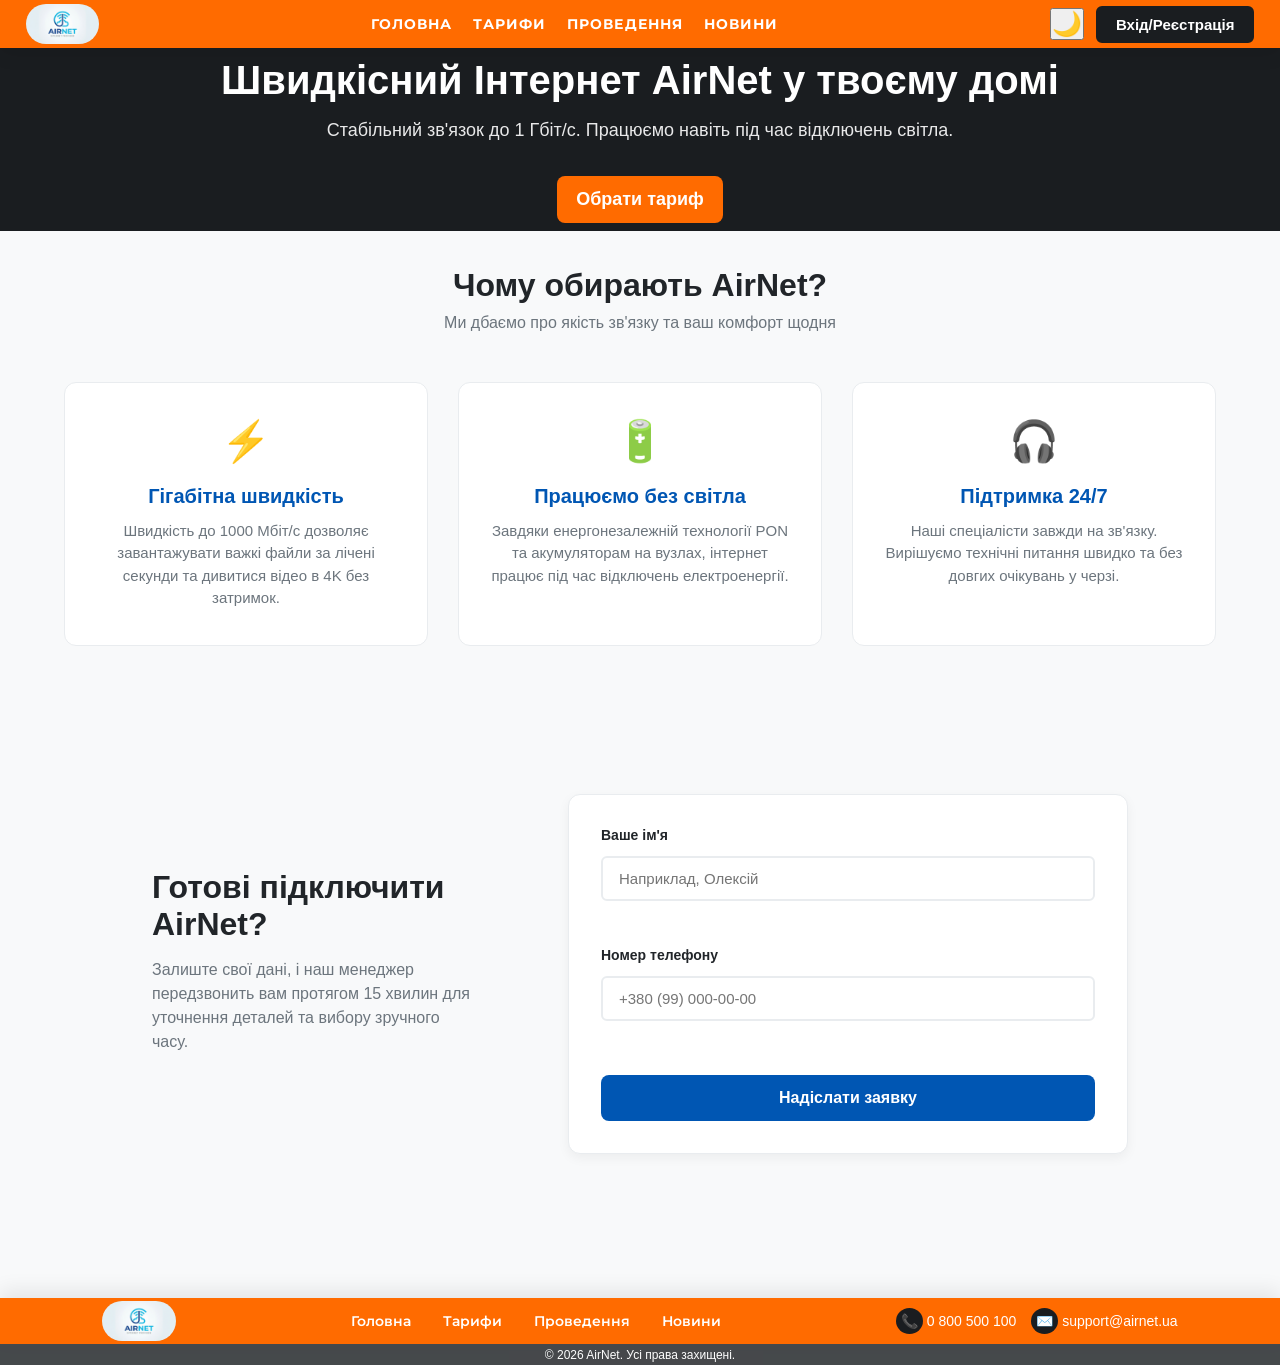
<file: index.html>
<!DOCTYPE html>
<html lang="uk">
<head>
    <meta charset="UTF-8">
    <meta name="viewport" content="width=device-width, initial-scale=1.0">
    <title>Головна — AirNet</title>
    <link rel="icon" type="image/png" href="images/icon.png">
    <link rel="stylesheet" href="css/style.css">
</head>
<body>
    <div id="header-placeholder"></div>

    <main>
        <section class="hero-section">
            <div class="hero-content">
                <h1>Швидкісний Інтернет AirNet у твоєму домі</h1>
                <p>Стабільний зв'язок до 1 Гбіт/с. Працюємо навіть під час відключень світла.</p>
                <a href="tariffs.html" class="btn-primary">Обрати тариф</a>
            </div>
        </section>

        <section class="advantages-section">
            <div class="container">
                <h2>Чому обирають AirNet?</h2>
                <p class="section-subtitle">Ми дбаємо про якість зв'язку та ваш комфорт щодня</p>
                
                <div class="advantages-grid">
                    <div class="advantage-card">
                        <div class="card-icon">⚡</div>
                        <h3>Гігабітна швидкість</h3>
                        <p>Швидкість до 1000 Мбіт/с дозволяє завантажувати важкі файли за лічені секунди та дивитися відео в 4K без затримок.</p>
                    </div>

                    <div class="advantage-card">
                        <div class="card-icon">🔋</div>
                        <h3>Працюємо без світла</h3>
                        <p>Завдяки енергонезалежній технології PON та акумуляторам на вузлах, інтернет працює під час відключень електроенергії.</p>
                    </div>

                    <div class="advantage-card">
                        <div class="card-icon">🎧</div>
                        <h3>Підтримка 24/7</h3>
                        <p>Наші спеціалісти завжди на зв'язку. Вирішуємо технічні питання швидко та без довгих очікувань у черзі.</p>
                    </div>
                </div>
            </div>
        </section>

        <section class="order-section">
            <div class="container">
                <div class="order-wrapper">
                    <div class="order-text">
                        <h2>Готові підключити AirNet?</h2>
                        <p>Залиште свої дані, і наш менеджер передзвонить вам протягом 15 хвилин для уточнення деталей та вибору зручного часу.</p>
                    </div>

                    <form class="order-form appl-form">
                        <div class="form-group">
                            <label for="user-name-appl">Ваше ім'я</label>
                            <input type="text" id="user-name-appl" placeholder="Наприклад, Олексій">
                            <small class="error-msg"></small>
                        </div>

                        <div class="form-group">
                            <label for="user-phone-appl">Номер телефону</label>
                            <input type="tel" id="user-phone-appl" placeholder="+380 (99) 000-00-00">
                            <small class="error-msg"></small>
                        </div>

                        <button type="submit" id="btn-sbm-order-appl" class="btn-submit">Надіслати заявку</button>
                    </form>
                </div>
            </div>
        </section>
    </main>
    
    <div id="footer-placeholder"></div>
    
    <div id="modal-success-appl" class="modal">
        <div class="modal-content">
            <h3>🎉 Заявку прийнято!</h3>
            <p>Ми зателефонуємо вам найближчим часом.</p>
            <button id="modal-close-btn-appl" type="button">Чудово!</button>
        </div>
    </div>

    <script type="module" src="js/main.js"></script>
</body>
</html>
</file>
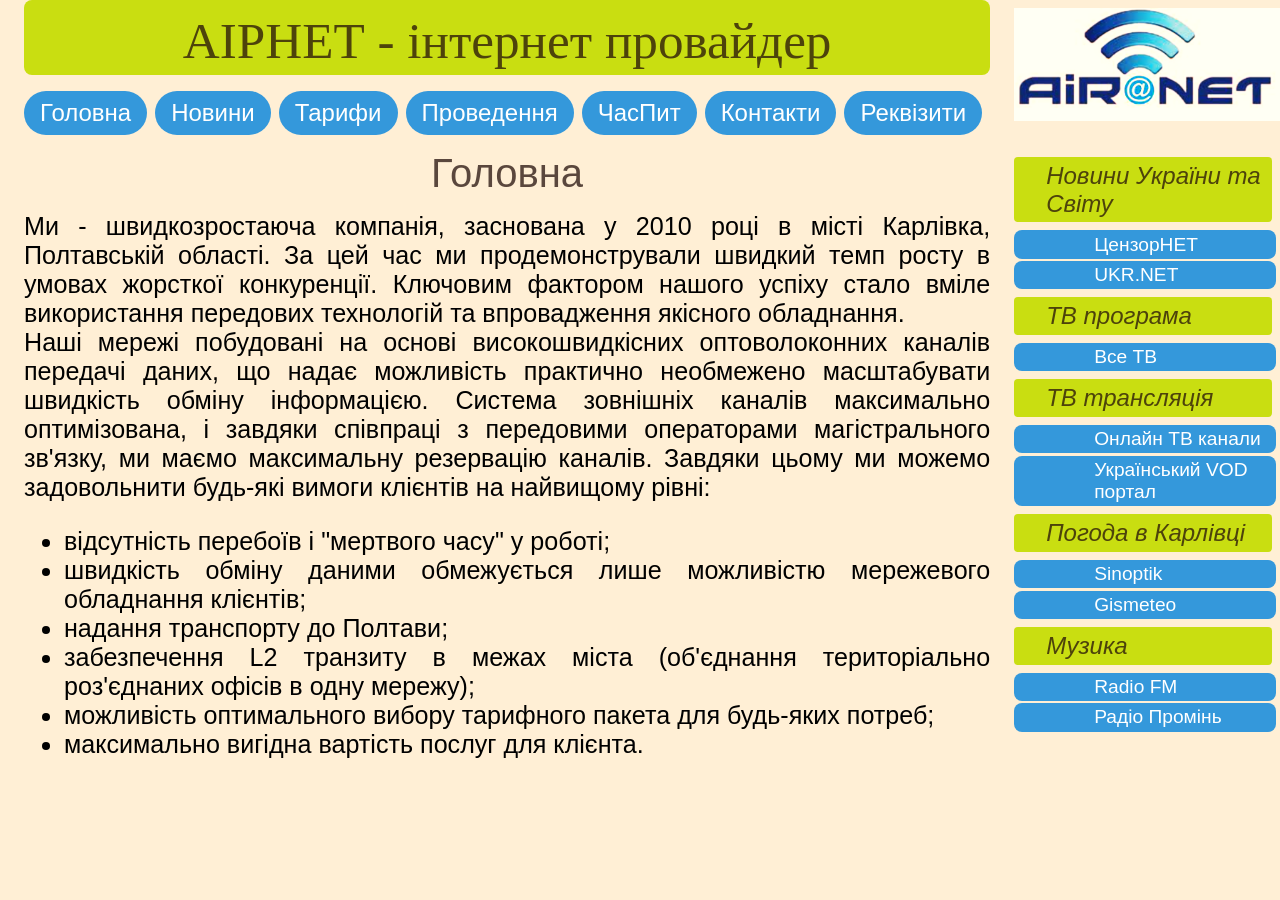
<file: airindex.html>
<!DOCTYPE html>
<html lang="ua">
    <head>
        <meta charset="UTF-8">
        <meta http-equiv="X-UA-Compatible" content="IE=edge">
        <title>Аірнет провайдер</title>
        <link rel="stylesheet" href="airmain.css">
        <link rel="stylesheet" href="links/novyny.css">
        <link rel="stylesheet" href="links/taryfy.css">
        <link rel="stylesheet" href="links/provedeno.css">
        <link rel="stylesheet" href="links/chaspyt.css">
        <link rel="stylesheet" href="links/contacts.css">
        <link rel="stylesheet" href="links/rekvizyty.css">
        <link rel="icon" href="fotomain/icon.png" type="image/x-icon">
        <script>
            function changeContent(section) {
                var sectionText = {
                    'Головна': 'Ми - швидкозростаюча компанія, заснована у 2010 році в місті Карлівка, Полтавській області...',
                    'Новини': 'це новини',
                    'Тарифи': 'це тарифи',
                    'Проведення': 'Проведення',
                    'ЧасПит': 'часті запитання',
                    'Контакти': 'зв"язок',
                    'Реквізити': 'реквізитні дані'
                };
                var klas = {
                    'Головна': 'golovnacontent',
                    'Новини': 'novyny',
                    'Тарифи': 'taryfy',
                    'Проведення': 'provedeno',
                    'ЧасПит': 'chaspyt',
                    'Контакти': 'contacts',
                    'Реквізити': 'rekvisyty'
                };
                var allSections = ['golovnacontent', 'novyny', 'taryfy', 'provedeno', 'chaspyt', 'contacts', 'rekvisyty'];
                for (var i = 0; i < allSections.length; i++) {
                    document.querySelector('.' + allSections[i]).style.display = 'none';
                }
                document.querySelector('.' + klas[section]).style.display = 'block';
            }

            /**details**/
            document.addEventListener('DOMContentLoaded', function() {
                const detailsButtons = document.querySelectorAll('.subheader2');

                detailsButtons.forEach(function(button) {
                    button.addEventListener('click', function() {
                        const details = button.nextElementSibling;
                        if (details.style.display === 'none' || details.style.display === '') {
                            details.style.display = 'block';
                        } else {
                            details.style.display = 'none';
                        }
                    });
                });
            });
        </script>
    </head>
    <body>
        <div class="container">
            <div class="text">
                <div class="mainheader">АІРНЕТ - інтернет провайдер</div>
                <div class="mainbuttons">
                    <button class="linkmargin" onclick="changeContent('Головна')">Головна</button>
                    <button onclick="changeContent('Новини')">Новини</button>
                    <button onclick="changeContent('Тарифи')">Тарифи</button>
                    <button onclick="changeContent('Проведення')">Проведення</button>
                    <button onclick="changeContent('ЧасПит')">ЧасПит</button>
                    <button onclick="changeContent('Контакти')">Контакти</button>
                    <button onclick="changeContent('Реквізити')">Реквізити</button>
                </div>

<!-- Головна -->

                <div class="golovnacontent">
                    <div class="header1">Головна</div>
                    <div class="Golovna">
                        Ми - швидкозростаюча компанія, заснована у 2010 році в місті Карлівка, Полтавській області. 
                        За цей час ми продемонстрували швидкий темп росту в умовах жорсткої конкуренції. Ключовим фактором 
                        нашого успіху стало вміле використання передових технологій та впровадження якісного обладнання.<br> 
                        Наші мережі побудовані на основі високошвидкісних оптоволоконних каналів передачі даних, 
                        що надає можливість практично необмежено масштабувати швидкість обміну інформацією. Система зовнішніх 
                        каналів максимально оптимізована, і завдяки співпраці з передовими операторами магістрального зв'язку, 
                        ми маємо максимальну резервацію каналів.
                        Завдяки цьому ми можемо задовольнити будь-які вимоги клієнтів на найвищому рівні:<ul>
                            <li>відсутність перебоїв і "мертвого часу" у роботі;</li>
                            <li>швидкість обміну даними обмежується лише можливістю мережевого обладнання клієнтів;</li>
                            <li>надання транспорту до Полтави;</li>
                            <li>забезпечення L2 транзиту в межах міста (об'єднання територіально роз'єднаних офісів в одну мережу);</li>
                            <li>можливість оптимального вибору тарифного пакета для будь-яких потреб;</li>
                            <li>максимально вигідна вартість послуг для клієнта.</li>
                        </ul>
                    </div>
                </div>

<!-- новини -->

                <div class="novyny" style="display:none;">
                    <div class="header1">Новини</div>
                    <div class="novyny">
                        <li class="header2">Увага! З 20.02.2021 р. ЗМІНА РАХУНКІВ!
                            <li class="subheader2">Докладніше</li>
                            <div class="details" style="display:none;">
                                УВАГА! ЗМІНА РАХУНКІВ
                                <ul>
                                    <li>З 20.02.2021 відповідно до рішення Наглядової ради ФІЛІЯ "ПОЛТАВСЬКЕ ГРУ" переходить на єдиний МФО ПриватБанку.</li>
                                    
                                    <li>ТОВ "АірНет" 39500, Полтавская обл. м. Карлівка, вул. Полтавський шлях, 44 а
                                    п/р UA543052990000026005001201862 в ПАТ КБ "ПРИВАТБАНК",
                                    ЄДРПОУ 37115208.
                                    тел. +380504057979</li>
                                    
                                    <li>ФОП Кріль Петро Якович 39500, Полтавская обл. м. Карлівка, вул. Полтавський шлях, 44 а
                                    п/р UA663052990000026000021201955 в ПАТ КБ "ПРИВАТБАНК",
                                    ЄДРПОУ/ІНН 1984206316.
                                    тел. +380504057979</li>
                                    
                                    <li>ФОП Кріль Алла Іванівна 39500, Полтавская обл. м. Карлівка, вул. Полтавський шлях, 44 а
                                    п/р UA053052990000026000031202104 в ПАТ КБ "ПРИВАТБАНК",
                                    ЄДРПОУ/ІНН 2876304123.
                                    тел. +380504057979</li>
                                </ul></div>
                        </li>
                        <li class="header2">Акція! Підключення безкоштовне!</li>
                        <li class="subheader2">Докладніше</li>
                        <div class="details" style="display:none;">
                            <ul>    
                                <li>Підключення безкоштовне!</li>
                                <li>Для існуючих абонентів з 25.12.2015 по 15.01.2016 знімаємо обмеження до 100 Мбіт/с</li>
                            </ul></div>
                        <li class="header2">Графік роботи</li>
                        <li class="subheader2">Докладніше</li>
                        <div class="details" style="display:none;">
                            <ul>
                                <li>Понеділок з 8-00 до 17-00</li>
                                <li>Вівторок з 8-00 до 17-00</li>
                                <li>Середа з 8-00 до 17-00</li>
                                <li>Четвер з 8-00 до 17-00</li>
                                <li>П'ятниця з 8-00 до 16-00</li>
                                <li>Обідня перерва з 12-00 до 13-00</li>
                                <li>Субота Вихідний день</li>
                                <li>Неділя Вихідний день</li>
                            </ul>
                        </div>
                        <li class="header2">Регламентні роботи</li>
                        <li class="subheader2">Докладніше</li>
                        <div class="details" style="display:none;">Шановні абоненти у зв'язку з регламентними роботами на магістральному каналі зв'язку 09.07.2013 у проміжку часу з 12.00 до 14.00 будуть короткочасні перебої в роботі Інтернет. Дякую за розуміння.</div>
                        <li class="header2">Відключення електропостачання</li>
                        <li class="subheader2">Докладніше</li>
                        <div class="details" style="display:none;">Шановні абоненти 12.06.2013р. РЕЗ знову попереджає про відключення електроживлення на Леніна 69, Леніна 67, Леніна 73, Леніна 71, Радевича 1</div>
                        <li class="header2">Перебої з електропостачанням.</li>
                        <li class="subheader2">Докладніше</li>
                        <div class="details" style="display:none;">09.06.2013р. приблизно з 14.15 до 18.30 не працювало серверне обладнання, через перебиття електроживлення на тривалий час.
                        </div>
                        <li class="header2">Відключення електропостачання</li>
                        <li class="subheader2">Докладніше</li>
                        <div class="details" style="display:none;">Шановні абоненти 1.06.2013р. з 13-00 до 18-00 РЕСА знову попереджає про відключення електроживлення на вул.60 років Жовтня, Спартака, Леніна, Торговий ряд, ресторан "Берізка", вул.Первомайська, Радевича.</div>
                    </div>
                </div>

<!-- тарифи -->

                <div class="taryfy" style="display:none;">
                    <div class="header1">Тарифи</div>
                    <table>
                        <tr class="rowsheader">
                            <td width="5%">№</td>
                            <td width="23%">Тариф</td>
                            <td width="23%">Швидкість прийому</td>
                            <td width="23%">Швидкість передачі</td>
                            <td width="23%">Об'єм трафіку</td>
                            <td width="20%">Абонплата на місяць, грн</td>
                        </tr>
                        <tr>
                            <td class="tarcont">1</td>
                            <td class="tarcont">YurUnlim 20М</td>
                            <td class="tarcont">до 20 Мбіт/с</td>
                            <td class="tarcont">до 20 Мбіт/с</td>
                            <td class="tarcont">Безлімітний</td>
                            <td class="tarcont">200</td>
                        </tr>
                        <tr>
                            <td class="tarcont">2</td>
                            <td class="tarcont">HomeUnlim 50М</td>
                            <td class="tarcont">до 50 Мбіт/с</td>
                            <td class="tarcont">до 50 Мбіт/с</td>
                            <td class="tarcont">Безлімітний</td>
                            <td class="tarcont">160</td>
                        </tr>
                        <tr>
                            <td class="tarcont">3</td>
                            <td class="tarcont">HomeUnlim 100М</td>
                            <td class="tarcont">до 100 Мбіт/с</td>
                            <td class="tarcont">до 100 Мбіт/с</td>
                            <td class="tarcont">Безлімітний</td>
                            <td class="tarcont">170</td>
                        </tr>
                        <tr>
                            <td class="tarcont">4</td>
                            <td class="tarcont2" colspan="4">Підключення Приватних Підприємців</td>
                            <td class="tarcont">300</td>
                        </tr>
                        <tr>
                            <td class="tarcont">5</td>
                            <td class="tarcont2" colspan="4">Оренда "білої" статичної IP-адреси</td>
                            <td class="tarcont">50</td>
                        </tr>
                        <tr>
                            <td class="tarcont">6</td>
                            <td class="tarcont2" colspan="4">Підключення абонента (приватний сектор)</td>
                            <td class="tarcont">800</td>
                        </tr>
                        <tr>
                            <td class="tarcont">7</td>
                            <td class="tarcont2" colspan="4">Смена тарифного плата на меньшу</td>
                            <td class="tarcont">50</td>
                        </tr>
                        <tr>
                            <td class="tarcont">8</td>
                            <td class="tarcont2" colspan="4">Виклик майстра* (без ремонту ПК та налаштування програмного забезпечення)</td>
                            <td class="tarcont">150</td>
                        </tr>
                    </table>
                </div>

<!-- проведення -->

                <div class="provedeno" style="display:none;">
                    <div class="header1">Проведення</div>
                    <table>
                        <tr class="rowsheaderprov">
                            <td colspan="3">Список будинків підключених до мережі AirNet</td>
                        </tr>
                        <tr>
                            <td width="33%" class="tarcont">вул.Незалежності, 1</td>
                            <td width="33%" class="tarcont">вул. Полтавський шлях, 42/2</td>
                            <td width="33%" class="tarcont">вул. Успенська, 6/5</td>
                        </tr>
                        <tr>
                            <td class="tarcont">вул.Незалежності,3</td>
                            <td class="tarcont">вул. Полтавський шлях, 48 (Берізка)</td>
                            <td class="tarcont">вул. Успенська, 6/8А(сервіс продукт)</td>
                        </tr>
                        <tr>
                            <td class="tarcont">вул.Незалежності, 5В (критий ринок бухгалтерія)</td>
                            <td class="tarcont">вул. Полтавський шлях, 54</td>
                            <td class="tarcont">вул. Симоненка (Райвідділ)</td>
                        </tr>
                        <tr>
                            <td class="tarcont">вул.Незалежності, 6(Карлівська райсанепідстанція)</td>
                            <td class="tarcont">вул. Полтавський шлях, 56</td>
                            <td class="tarcont">вул. Кузнечна, 3</td>
                        </tr>
                        <tr>
                            <td class="tarcont">вул.Незалежності, 7 (маг. ЮСІ)</td>
                            <td class="tarcont">вул. Полтавський шлях, 58</td>
                            <td class="tarcont">вул. Кузнечна, 4</td>
                        </tr>
                        <tr>
                            <td class="tarcont">вул.Незалежності,8</td>
                            <td class="tarcont">вул. Полтавський шлях, 65</td>
                            <td class="tarcont">вул. Кузнечна, 5</td>
                        </tr>
                        <tr>
                            <td class="tarcont">вул.Незалежності,10</td>
                            <td class="tarcont">вул. Полтавський шлях, 67</td>
                            <td class="tarcont">вул. Кузнечна, 8</td>
                        </tr>
                        <tr>
                            <td class="tarcont">вул.Незалежності,12</td>
                            <td class="tarcont">вул. Полтавський шлях, 69</td>
                            <td class="tarcont">вул. Кузнечна, 10</td>
                        </tr>
                        <tr>
                            <td class="tarcont">вул.Незалежності,14</td>
                            <td class="tarcont">вул. Полтавський шлях, 70/2А(Готель Колос)</td>
                            <td class="tarcont">вул. Кузнечна, 12</td>
                        </tr>
                        <tr>
                            <td class="tarcont">вул.Незалежності (авторинок)</td>
                            <td class="tarcont">вул. Полтавський шлях, 71</td>
                            <td class="tarcont">вул. Кузнечна, 14</td>
                        </tr>
                        <tr>
                            <td class="tarcont">вул. Гімназична, 1(5 школа)</td>
                            <td class="tarcont">вул. Полтавський шлях, 73</td>
                            <td class="tarcont">вул. Кузнечна, 16</td>
                        </tr>
                        <tr>
                            <td class="tarcont">вул. Гімназична, 12</td>
                            <td class="tarcont">вул. Полтавський шлях, 93</td>
                            <td class="tarcont">вул. Радевича, 1</td>
                        </tr>
                        <tr>
                            <td class="tarcont">вул. Гімназична, 14</td>
                            <td class="tarcont">вул. Полтавський шлях, 109</td>
                            <td class="tarcont">вул. Радевича, 5/1</td>
                        </tr>
                        <tr>
                            <td class="tarcont">вул. Полтавського полку, 1</td>
                            <td class="tarcont">вул. Полтавський шлях, 163</td>
                            <td class="tarcont">вул. Радевича, 6</td>
                        </tr>
                        <tr>
                            <td class="tarcont">вул. Полтавського полку, 3</td>
                            <td class="tarcont">вул. Полтавський шлях, 165</td>
                            <td class="tarcont">вул. Радевича, 7/2</td>
                        </tr>
                        <tr>
                            <td class="tarcont">вул. Полтавського полку, 5</td>
                            <td class="tarcont">вул. Спартака, 1 (Типографія) </td>
                            <td class="tarcont">вул. Промислова, 10</td>
                        </tr>
                        <tr>
                            <td class="tarcont">вул. Полтавського полку, 9</td>
                            <td class="tarcont">вул. Спартака, 3(Дитсад №5)</td>
                            <td class="tarcont">вул. Привокзальна, 3</td>
                        </tr>
                        <tr>
                            <td class="tarcont">вул. В. Тирновського, 37</td>
                            <td class="tarcont">вул. Спартака, 14</td>
                            <td class="tarcont">вул. Привокзальна, 5</td>
                        </tr>
                        <tr>
                            <td class="tarcont">вул. В. Тирновського, 39</td>
                            <td class="tarcont">вул. Спартака, 16</td>
                            <td class="tarcont">вул. Ніколаєвського, 4</td>
                        </tr>
                        <tr>
                            <td class="tarcont">вул. В. Тирновського, 39/А</td>
                            <td class="tarcont">вул. Спартака, 18</td>
                            <td class="tarcont">вул. Ніколаєвського, 6</td>
                        </tr>
                        <tr>
                            <td class="tarcont">вул. В. Тирновського, 41</td>
                            <td class="tarcont">вул. Спартака, 3</td>
                            <td class="tarcont"></td>
                        </tr>
                        <tr>
                            <td class="tarcont">вул. В. Тирновського, 43</td>
                            <td class="tarcont">вул. Спартака, 12(Технолюкс)</td>
                            <td class="tarcont"></td>
                        </tr>
                        <tr>
                            <td class="tarcont">вул. В. Тирновського, 94/А</td>
                            <td class="tarcont">вул. Гурамішвілі, 11</td>
                            <td class="tarcont"></td>
                        </tr>
                        <tr>
                            <td class="tarcont"></td>
                            <td class="tarcont">вул. Гурамішвілі, 12А</td>
                            <td class="tarcont"></td>
                        </tr>
                        <tr>
                            <td class="tarcont"></td>
                            <td class="tarcont">вул. Гурамішвілі, 14А</td>
                            <td class="tarcont"></td>
                        </tr>
                        <tr>
                            <td class="tarcont"></td>
                            <td class="tarcont">вул. Гурамішвілі, 15</td>
                            <td class="tarcont"></td>
                        </tr>
                        <tr>
                            <td class="tarcont"></td>
                            <td class="tarcont">вул. Гурамішвілі, 16</td>
                            <td class="tarcont"></td>
                        </tr>
                        <tr>
                            <td class="tarcont"></td>
                            <td class="tarcont">вул. Гурамішвілі, 19</td>
                            <td class="tarcont"></td>
                        </tr>
                        <tr>
                            <td class="tarcont"></td>
                            <td class="tarcont">вул. Гурамішвілі, 21</td>
                            <td class="tarcont"></td>
                        </tr>

                    </table>
                </div>

<!-- ЧасПит -->

                <div class="chaspyt" style="display:none;">
                    <div class="header1">Часті запитання</div>

                    <div class="headerchaspyt">Як поповнити рахунок?</div>

                    <div class="subheaderchaspyt">Оплата послуг відбувається передоплатою на наш рахунок (реквізити банку) до 25 числа наступного місяця. Сплатити можна у будь-якому банку. Знижку за комісію платежу можна отримати у ПриватБанку. У призначенні платежу обов'язково слід зазначати № договору.</div>
                    
                    <div class="headerchaspyt">Як перевірити власний баланс?</div>

                    <div class="subheaderchaspyt">Заходимо за посиланням <a href="links/abonlocal.html">abon.local</a> ввести свій логін та пароль, який вказаний у договорі (сторінка 3 у таблиці). Відразу на першій сторінці Ви побачите свій статус та баланс.</div>

                    <div class="headerchaspyt">Як зайти на персональну сторінку?</div>

                    <div class="subheaderchaspyt">Заходимо за посиланням <a href="links/abonlocal.html">abon.local</a> ввести свій логін та пароль, який вказаний у договорі (сторінка 3 у таблиці). На персональній сторінці можна побачити свою IP-адресу, статус, фінансові операції, а також змінити пароль.</div>

                    <div class="headerchaspyt">Що робити, якщо забув поповнити рахунок?</div>

                    <div class="subheaderchaspyt">Заходимо за посиланням <a href="links/abonlocal.html">abon.local</a> вводимо свій логін та пароль який вказаний у договорі (сторінка 3 у таблиці). Відразу на першій станиці Ви побачите клавішу "Працювати в кредит" натискаємо. Після ознайомлення натискаємо клавішу "Правила прочитані. Отримати кредит". Через 15-20 хвилин активується інтернет.</div>

                    <div class="headerchaspyt">Як підключиться до нашого Інтернету?</div>

                    <div class="subheaderchaspyt">Для цього потрібно в робочі дні за телефоном <span class="telnumber">0504057979</span> зробити заявку, після чого протягом 2-3 робочих днів буде здійснено підключення, після підключення підписуємо договір і протягом 5 робочих днів оплачуємо підключення та поточний місяць Інтернету.</div>

                    <div class="headerchaspyt">Як дізнатися карту покриття?</div>

                    <div class="subheaderchaspyt">Всі будинки, в яких є можливість підключитися до нашого Інтернету описані у вкладці Проведення</div>

                    <div class="headerchaspyt">Що таке сервер FTP?</div>

                    <div class="subheaderchaspyt">У мережі для зберігання великих обсягів даних існують FTP-сервера. FTP-сервер є своєрідною бібліотекою файлів. Для перекачування файлів між FTP-серверами та комп'ютером користувача використовується протокол FTP (File Transfer Protocol – протокол передачі файлів).
                    Наш FTP-сервер доступний лише абонентам "АірНет". Абоненту надається можливість закачувати на файловий обмінник згідно з рубрикатором свої файли, а також завантажувати собі на комп'ютер.</div>

                    <div class="headerchaspyt">Як підключиться до FTP?</div>
                    <div class="subheaderchaspyt">Для підключення до FTP серверу абоненту потрібно в тоталкомандері далі ТС або аналогічному менеджеру створити підключення. У прикладі будемо розглядати ТЗ. Завантажуємо ТС заходимо в меню "FPT",<br><img width="100%" src="fotomain/chaspyt.png"><br> далі "З'єднатися з FTP-сервером". У панелі керування з'єднань створюємо нове з'єднання, тиснемо клавішу "Додати" і прописуємо параметри як на картинці тиснемо "Ок".<br><img src="fotomain/chaspyt1.png" style="height:60%;"><br>
                    Ми створили нове FTP з'єднання, вибираємо створене з'єднання та тиснемо клавішу "З'єднатися". Ви зайшли на файловий обмінник (FTP). На одній із панелей відображається папки файлового обмінника на другий Ваш поточний диск.</div>
                    <div class="headerchaspyt">9. Як завантажити свої файли на FTP?</div>
                    <div class="subheaderchaspyt">Файли абонентів локальної мережі можуть завантажувати тільки в папку incoming. Підключаємося за допомогою ТС-тоталкомандера. Як підключитися трохи вище. Відкриваємо каталог на клавішу F5 і копіюємо файли у відповідний розділ.</div>
                </div>

<!-- Контакти -->

                <div class="contacts" style="display:none;">
                    <div class="header1">Зворотній зв'язок</div>
                    <div class="subheadercont">Ви можете лишити повідомлення, заповнивши форму нижче:</div>
                    <div class="inputfields">
                        <label for="field1">Ваше ім'я:</label>
                        <input type="text" id="field1" name="field1">
                    </div>
                
                    <div class="inputfields">
                        <label for="field2">Ваш email:</label>
                        <input type="text" id="field2" name="field2">
                    </div>
                
                    <div class="inputfields">
                        <label for="field3">Заголовок:</label>
                        <input type="text" id="field3" name="field3">
                    </div>
                
                    <div class="inputfields">
                        <label for="field4">Повідомлення:</label>
                        <input type="text" id="field4" name="field4">
                    </div>

                    <input type="submit" name="op" id="edit-submit" value="Відправити" class="form-submit art-button">
                </div>

<!-- Реквізити -->

                <div class="rekvisyty" style="display:none;">
                    <div class="header1">Реквізити</div>
                    <ul>
                        <li class="headerrekv">З 20.02.2021 відповідно до рішення Наглядової ради ФІЛІЯ "ПОЛТАВСЬКЕ ГРУ" переходить на єдиний МФО ПриватБанку.</li><br>
                                    
                        <li class="subheaderrekv">ТОВ "АірНет" 39500, Полтавська обл. м. Карлівка, вул. Полтавський шлях, 44 а
                        п/р UA543052990000026005001201862 в ПАТ КБ "ПРИВАТБАНК", ЄДРПОУ 37115208., тел. <span class="telnumber">+380504057979</span></li><br>
                                    
                        <li class="subheaderrekv">ФОП Кріль Петро Якович 39500, Полтавська обл. м. Карлівка, вул. Полтавський шлях, 44 ап/р UA663052990000026000021201955 в ПАТ КБ "ПРИВАТБАНК", ЄДРПОУ/ІНН 1984206316., тел. <span class="telnumber">+380504057979</span></li><br>

                        <li class="subheaderrekv">ФОП Кріль Алла Іванівна 39500, Полтавська обл. м. Карлівка, вул. Полтавський шлях, 44 ап/р UA053052990000026000031202104 в ПАТ КБ "ПРИВАТБАНК", ЄДРПОУ/ІНН 2876304123., тел. <span class="telnumber">+380504057979</span></li>
                    </ul>
                </div>
            </div>
            <div class="image">
                <img src="fotomain/main3.png" class="fotomargin">
                <ul class="usefullinks">
                    <li class="headlink">Новини України та Світу</li>
                    <li class="links"><a href="https://censor.net/">ЦензорНЕТ</a></li>
                    <li class="links"><a href="https://www.ukr.net/">UKR.NET</a></li>
                    <li class="headlink">ТВ програма</li>
                    <li class="links"><a href="http://www.vsetv.com/schedule.html">Все ТВ</a></li>
                    <li class="headlink">ТВ трансляція</li>
                    <li class="links"><a href="https://ip.ontivi.net/">Онлайн ТВ канали</a></li>
                    <li class="links"><a href="https://1plus1.video/tvguide/1plus1/online">Український VOD портал</a></li>
                    <li class="headlink">Погода в Карлівці</li>
                    <li class="links"><a href="https://ua.sinoptik.ua/%D0%BF%D0%BE%D0%B3%D0%BE%D0%B4%D0%B0-%D0%BA%D0%B0%D1%80%D0%BB%D1%96%D0%B2%D0%BA%D0%B0-303010538/10-%D0%B4%D0%BD%D1%96%D0%B2">Sinoptik</a></li>
                    <li class="links"><a href="https://meteofor.com.ua/ru/weather-karlivka-12195/">Gismeteo</a></li>
                    <li class="headlink">Музика</li>
                    <li class="links"><a href="https://play.tavr.media/hitfm/">Radio FM</a></li>
                    <li class="links"><a href="https://promin.fm/">Радіо Промінь</a></li>
                </ul>
            </div>
        </div>
    </body>
</html>
</file>
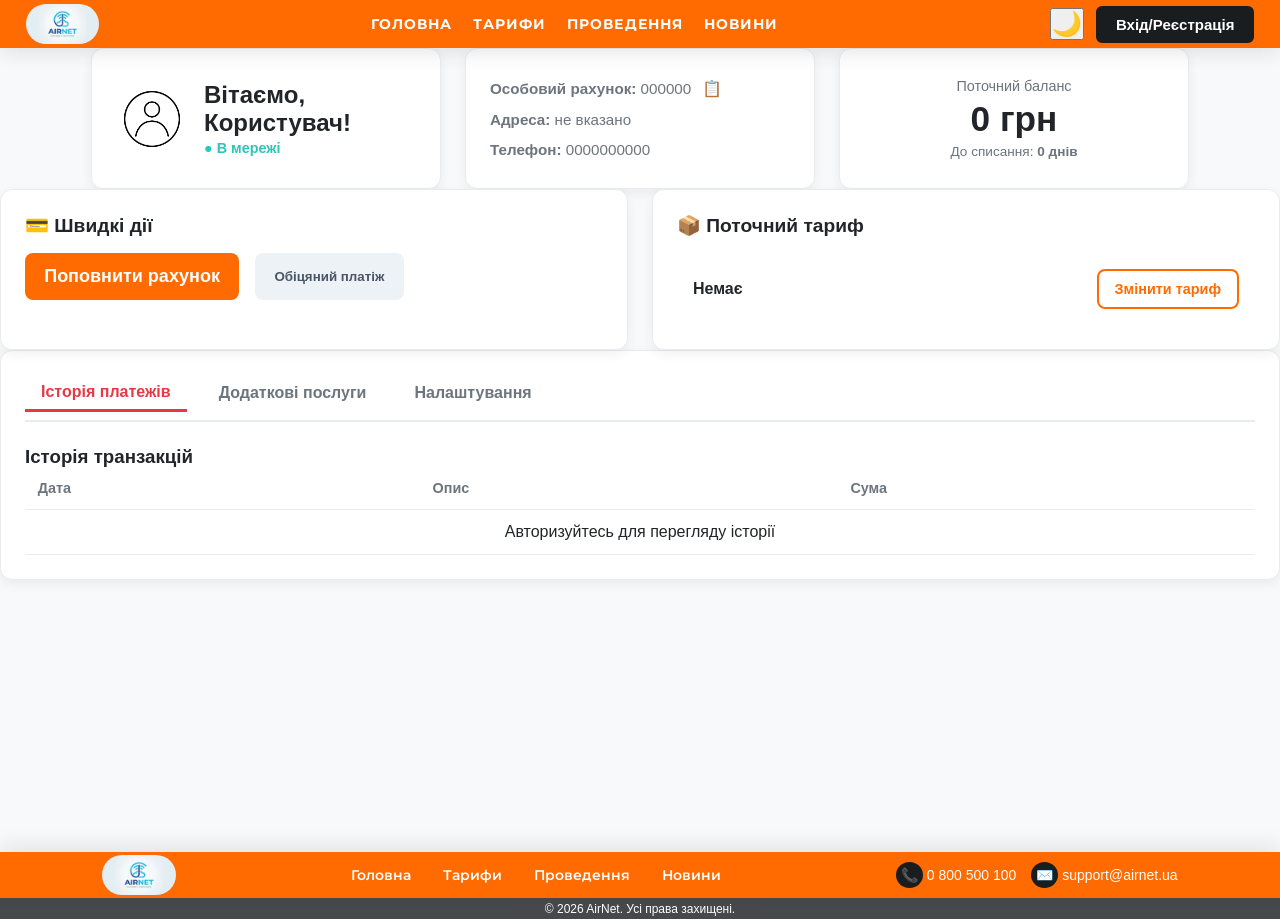
<file: cabinet.html>
<!DOCTYPE html>
<html lang="uk">
<head>
    <meta charset="UTF-8">
    <meta name="viewport" content="width=device-width, initial-scale=1.0">
    <title>Особистий кабінет — AirNet</title>
    <link rel="icon" type="image/png" href="images/icon.png">
    <link rel="stylesheet" href="css/style.css">
</head>
<body>
    <div id="header-placeholder"></div>

    <main>
        <section class="profile-section">
            <div class="greeting">
                <img src="images/user.png" alt="Аватар користувача" class="user-avatar">
                <div class="name-greet">
                    <h2>Вітаємо, <span id="user-name-display"></span>!</h2>
                    <p class="status-online" id="network-status"></p>
                </div>
            </div>

            <div class="pers-info">
                <p>
                    <strong>Особовий рахунок:</strong> 
                    <span id="account-number"></span> 
                    <button id="copy-account-btn" class="copy-btn" title="Скопіювати рахунок">📋</button>
                    <span class="copy-toast">Скопійовано!</span>
                </p>
                <p><strong>Адреса:</strong> <span id="user-address"></span></p>
                <p><strong>Телефон:</strong> <span id="user-phone"></span></p>
            </div>

            <div class="balance">
                <span class="balance-title">Поточний баланс</span>
                <div class="balance-amount"><span id="user-balance"></span> грн</div>
                <p class="pay-date">До списання: <strong id="days-left"></strong></p>
            </div>
        </section>

        <section class="money-section">
            <div class="payment">
                <h3>💳 Швидкі дії</h3>
                <div class="pay-actions">
                    <button type="button" id="btn-top-up" class="btn-primary">Поповнити рахунок</button>
                    <button type="button" id="btn-promised-pay" class="btn-secondary">Обіцяний платіж</button>
                </div>
            </div>

            <div class="my-tariff">
                <h3>📦 Поточний тариф</h3>
                <div class="tariff-info-card">
                    <h4><span id="tar-title"></span></h4>
                    <p class="tar-price"></p>
                    <a href="tariffs.html" id="btn-change-tariff">Змінити тариф</a>
                </div>
            </div>
        </section>

        <section class="tabs-section">
            <div class="tab-buttons">
                <button class="tab-btn active" data-tab="tab-transactions">Історія платежів</button>
                <button class="tab-btn" data-tab="tab-services">Додаткові послуги</button>
                <button class="tab-btn" data-tab="tab-settings">Налаштування</button>
            </div>

            <div class="tabs-content">
                <div id="tab-transactions" class="tab-pane active">
                    <h3>Історія транзакцій</h3>
                    <table class="history-table">
                        <thead>
                            <tr>
                                <th>Дата</th>
                                <th>Опис</th>
                                <th>Сума</th>
                            </tr>
                        </thead>
                        <tbody id="history-list"></tbody>
                    </table>
                </div>

                <div id="tab-services" class="tab-pane">
                    <h3>Додаткові опції</h3>
                    <div class="service-item">
                        <div>
                            <h4>Статична IP-адреса</h4>
                            <p>+50 грн/міс</p>
                        </div>
                        <label class="switch">
                            <input type="checkbox" id="toggle-ip">
                            <span class="slider"></span>
                        </label>
                    </div>
                    <div class="service-item">
                        <div>
                            <h4>Пауза послуги (Відпустка)</h4>
                            <p>Призупинити списання</p>
                        </div>
                        <label class="switch">
                            <input type="checkbox" id="toggle-pause">
                            <span class="slider"></span>
                        </label>
                    </div>
                </div>

                <div id="tab-settings" class="tab-pane">
                    <h3>Налаштування профілю</h3>
                    <form id="settings-form">
                        <div class="form-group">
                            <label for="settings-email">Email для сповіщень:</label>
                            <input type="email" id="settings-email" placeholder="example@mail.com">
                        </div>
                        <div class="form-group">
                            <label for="settings-pass">Новий пароль:</label>
                            <input type="password" id="settings-pass" placeholder="••••••••">
                        </div>
                        <button type="submit" class="btn-submit">Зберегти зміни</button>
                    </form>
                </div>
            </div>
        </section>
    </main>
    
    <div id="footer-placeholder"></div>

    <script type="module" src="js/main.js"></script>
</body>
</html>
</file>
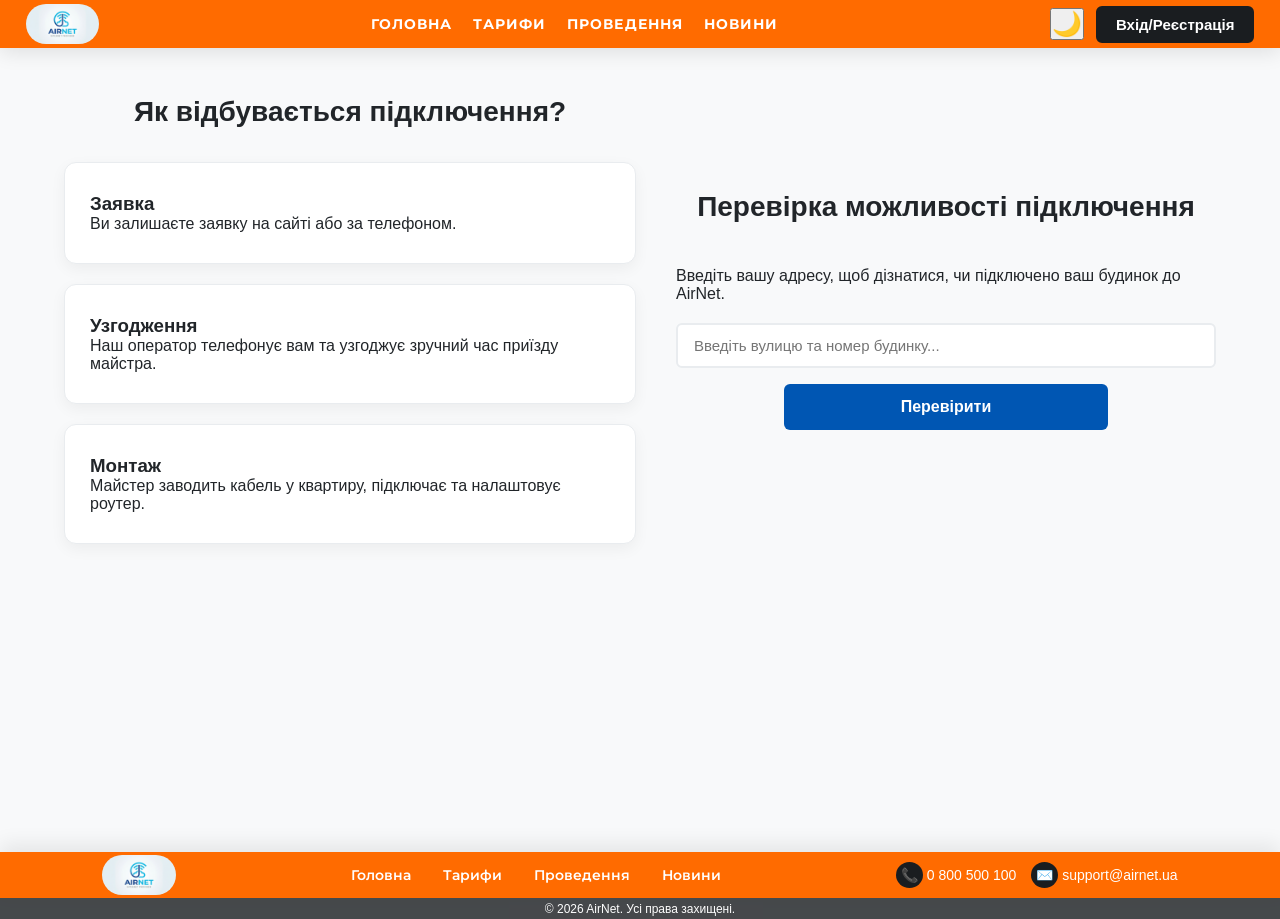
<file: installation.html>
<!DOCTYPE html>
<html lang="uk">
<head>
    <meta charset="UTF-8">
    <meta name="viewport" content="width=device-width, initial-scale=1.0">
    <title>Проведення — AirNet</title>
    <link rel="icon" type="image/png" href="images/icon.png">
    <link rel="stylesheet" href="css/style.css">
</head>
<body>
    <div id="header-placeholder"></div>

    <main>
        <div class="installation-sections">
            <section class="installation-steps">
                <h2>Як відбувається підключення?</h2>
                <ol class="steps-list">
                    <li>
                        <h3>Заявка</h3>
                        <p>Ви залишаєте заявку на сайті або за телефоном.</p>
                    </li>
                    <li>
                        <h3>Узгодження</h3>
                        <p>Наш оператор телефонує вам та узгоджує зручний час приїзду майстра.</p>
                    </li>
                    <li>
                        <h3>Монтаж</h3>
                        <p>Майстер заводить кабель у квартиру, підключає та налаштовує роутер.</p>
                    </li>
                </ol>
            </section>

            <section class="coverage-check">
                <h2>Перевірка можливості підключення</h2>
                <p>Введіть вашу адресу, щоб дізнатися, чи підключено ваш будинок до AirNet.</p>

                <form class="search-address-form">
                    <input type="text" placeholder="Введіть вулицю та номер будинку..." required>
                    <button type="submit">Перевірити</button>
                </form>
            </section>
        </div>
    </main>

    <div id="footer-placeholder"></div>

    <script type="module" src="js/main.js"></script>
</body>
</html>
</file>
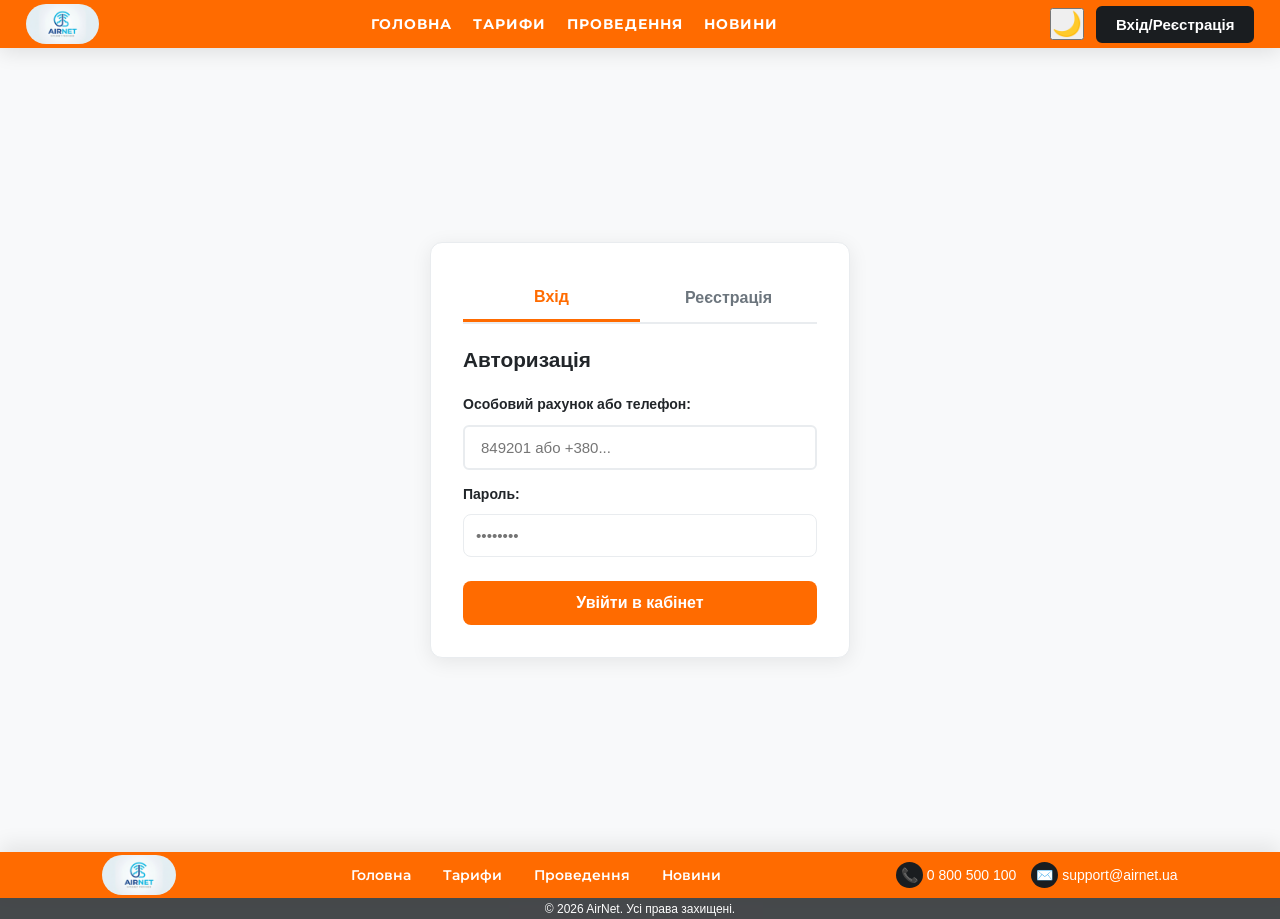
<file: login.html>
<!DOCTYPE html>
<html lang="uk">
<head>
    <meta charset="UTF-8">
    <meta name="viewport" content="width=device-width, initial-scale=1.0">
    <title>Вхід та Реєстрація — AirNet</title>
    <link rel="icon" type="image/png" href="images/icon.png">
    <link rel="stylesheet" href="css/style.css">
</head>
<body>
    <div id="header-placeholder"></div>

    <main class="auth-main">
        <div class="auth-card">
            <div class="auth-tabs">
                <button type="button" class="auth-tab-btn active" data-auth-tab="tab-login">Вхід</button>
                <button type="button" class="auth-tab-btn" data-auth-tab="tab-register">Реєстрація</button>
            </div>

            <form id="tab-login" class="auth-form active">
                <h2>Авторизація</h2>
                <div class="form-group">
                    <label for="login-account">Особовий рахунок або телефон:</label>
                    <input type="text" id="login-account" placeholder="849201 або +380..." required>
                </div>

                <div class="form-group">
                    <label for="login-password">Пароль:</label>
                    <input type="password" id="login-password" placeholder="••••••••" required>
                </div>

                <button type="submit" class="btn-primary auth-submit-btn">Увійти в кабінет</button>
            </form>

            <form id="tab-register" class="auth-form">
                <h2>Створення акаунта</h2>
                <div class="form-group">
                    <label for="reg-name">Ім'я:</label>
                    <input type="text" id="reg-name" placeholder="Олексій" required>
                </div>

                <div class="form-group">
                    <label for="reg-surname">Прізвище:</label>
                    <input type="text" id="reg-surname" placeholder="Шевченко" required>
                </div>

                <div class="form-group">
                    <label for="reg-phone">Номер телефону:</label>
                    <input type="tel" id="reg-phone" placeholder="+380 99 999 9999" required>
                </div>

                <div class="form-group">
                    <label for="reg-email">Електронна пошта:</label>
                    <input type="email" id="reg-email" placeholder="example@mail.com" required>
                </div>

                <div class="form-group">
                    <label for="reg-password">Придумайте пароль:</label>
                    <input type="password" id="reg-password" placeholder="••••••••" required>
                </div>

                <button type="submit" class="btn-primary auth-submit-btn">Зареєструватися</button>
            </form>
        </div>
    </main>

    <div id="footer-placeholder"></div>

    <div id="modal-success-login" class="modal">
        <div class="modal-content">
            <h3 id="modal-title"></h3>
            <p id="modal-info"></p>
            <button id="modal-close-btn-login" type="button">Чудово!</button>
        </div>
    </div>

    <div id="modal-success-sign-up" class="modal">
        <div class="modal-content">
            <h3>🎉 Реєстрація успішна!</h3>
            <p>Ваш особовий рахунок: <span id="account-number-modal"></span></p>
            <button id="modal-close-btn-signup" type="button">Чудово!</button>
        </div>
    </div>

    <script type="module" src="js/main.js"></script>
</body>
</html>
</file>
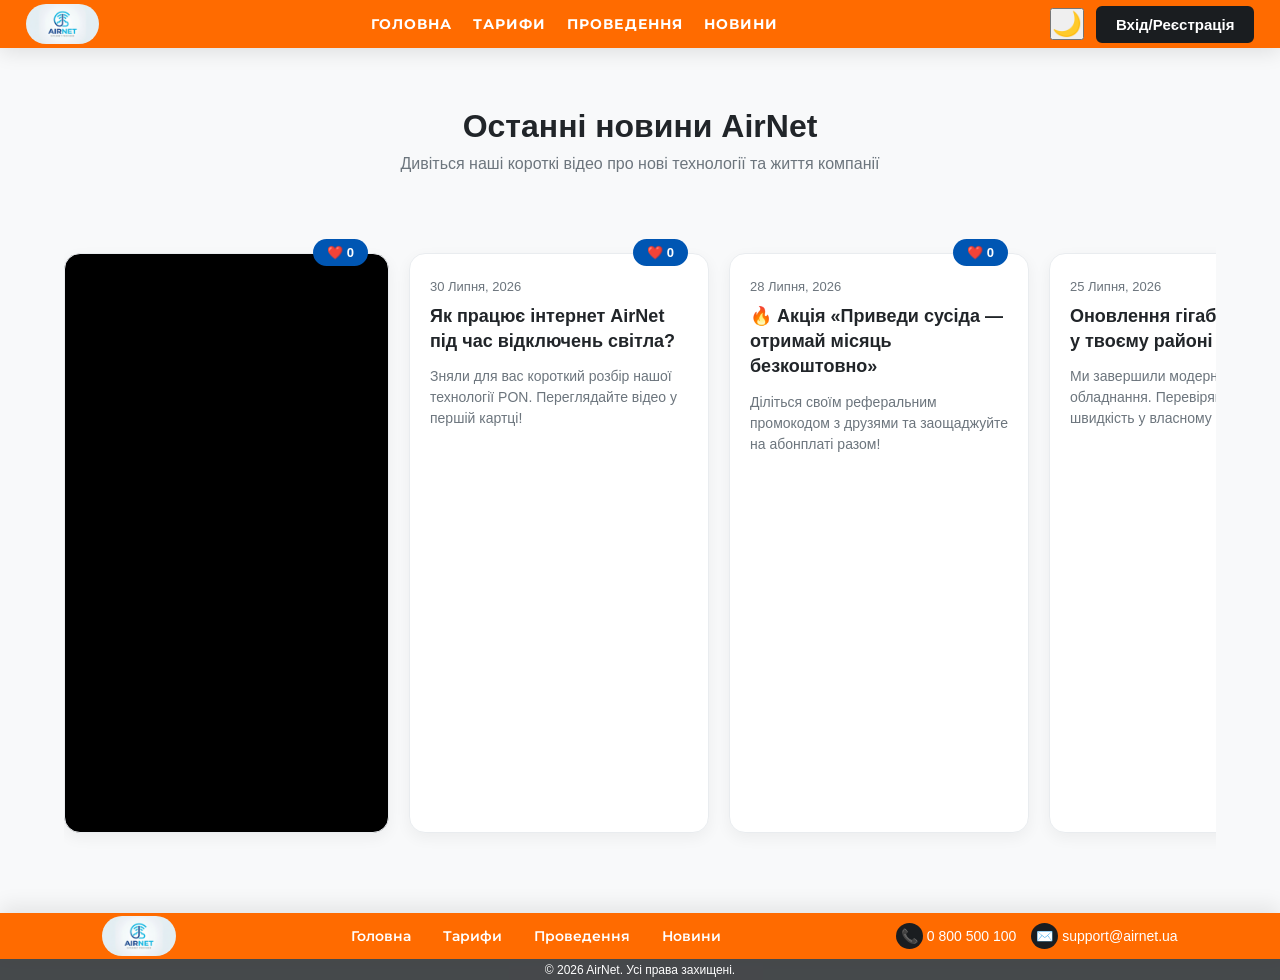
<file: news.html>
<!DOCTYPE html>
<html lang="uk">
<head>
    <meta charset="UTF-8">
    <meta name="viewport" content="width=device-width, initial-scale=1.0">
    <title>Новини — AirNet</title>
    <link rel="icon" type="image/png" href="images/icon.png">
    <link rel="stylesheet" href="css/style.css">
</head>
<body>
    <div id="header-placeholder"></div>

    <main>
        <section class="news-section">
            <div class="news-header">
                <h2>Останні новини AirNet</h2>
                <p class="section-subtitle">Дивіться наші короткі відео про нові технології та життя компанії</p>
            </div>

            <div class="news-scroll-container"></div>
        </section>
    </main>

    <div id="footer-placeholder"></div>

    <script type="module" src="js/main.js"></script>
</body>
</html>
</file>
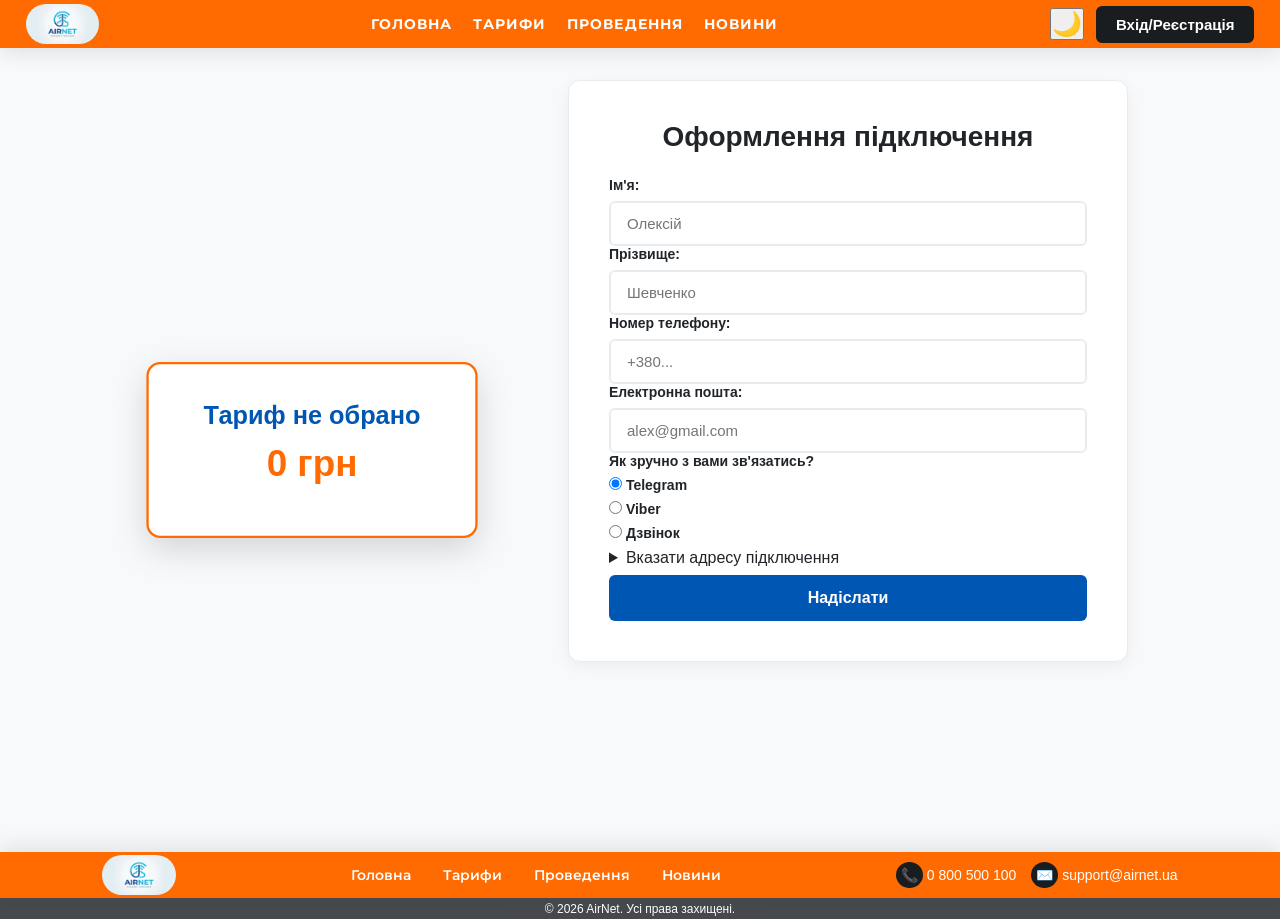
<file: order.html>
<!DOCTYPE html>
<html lang="uk">
<head>
    <meta charset="UTF-8">
    <meta name="viewport" content="width=device-width, initial-scale=1.0">
    <title>Замовлення — AirNet</title>
    <link rel="icon" type="image/png" href="images/icon.png">
    <link rel="stylesheet" href="css/style.css">
</head>
<body>
    <div id="header-placeholder"></div>

    <main>
        <div class="order-wrapper">
            <div class="order-sidebar">
                <div id="selected-tariff-card" class="tariff-card featured"></div>
            </div>

            <div class="order-form-container">
                <h2>Оформлення підключення</h2>
                <form id="orderForm" class="ordering-form">
                    <div class="form-group">
                        <label for="userName">Ім'я:</label>
                        <input type="text" id="userName" name="firstname" placeholder="Олексій" required>
                        <span class="error-msg"></span>
                    </div>

                    <div class="form-group">
                        <label for="userLastName">Прізвище:</label>
                        <input type="text" id="userLastName" name="lastname" placeholder="Шевченко" required>
                        <span class="error-msg"></span>
                    </div>

                    <div class="form-group">
                        <label for="userPhone">Номер телефону:</label>
                        <input type="tel" id="userPhone" name="phone" placeholder="+380..." required>
                        <span class="error-msg"></span>
                    </div>

                    <div class="form-group">
                        <label for="userEmail">Електронна пошта:</label>
                        <input type="email" id="userEmail" name="email" placeholder="alex@gmail.com" required>
                        <span class="error-msg"></span>
                    </div>

                    <div class="form-group contact-methods">
                        <label>Як зручно з вами зв'язатись?</label>
                        <div class="radio-group">
                            <label><input type="radio" name="contact_method" value="Телеграм" checked> Telegram</label>
                            <label><input type="radio" name="contact_method" value="Вайбер"> Viber</label>
                            <label><input type="radio" name="contact_method" value="Дзвінок"> Дзвінок</label>
                        </div>
                    </div>

                    <div class="address-accordion">
                        <details>
                            <summary>Вказати адресу підключення</summary>
                            
                            <div class="form-group">
                                <label for="region">Область</label>
                                <input type="text" id="region" name="region" placeholder="Львівська">
                            </div>

                            <div class="form-group">
                                <label for="city">Місто</label>
                                <input type="text" id="city" name="city" placeholder="Львів">
                            </div>

                            <div class="form-group">
                                <label for="street">Вулиця та будинок</label>
                                <input type="text" id="street" name="street" placeholder="вул. Хрещатик, 1">
                            </div>
                        </details>
                    </div>

                    <button type="submit" class="btn-submit">Надіслати</button>
                </form>
            </div>
        </div>
    </main>

    <div id="footer-placeholder"></div>

    <div id="modal-success-order" class="modal">
        <div class="modal-content">
            <h3>🎉 Заявку прийнято!</h3>
            <p>Ми зателефонуємо вам найближчим часом.</p>
            <button id="modal-close-btn-order" type="button">Чудово!</button>
        </div>
    </div>

    <script type="module" src="js/main.js"></script>
</body>
</html>
</file>
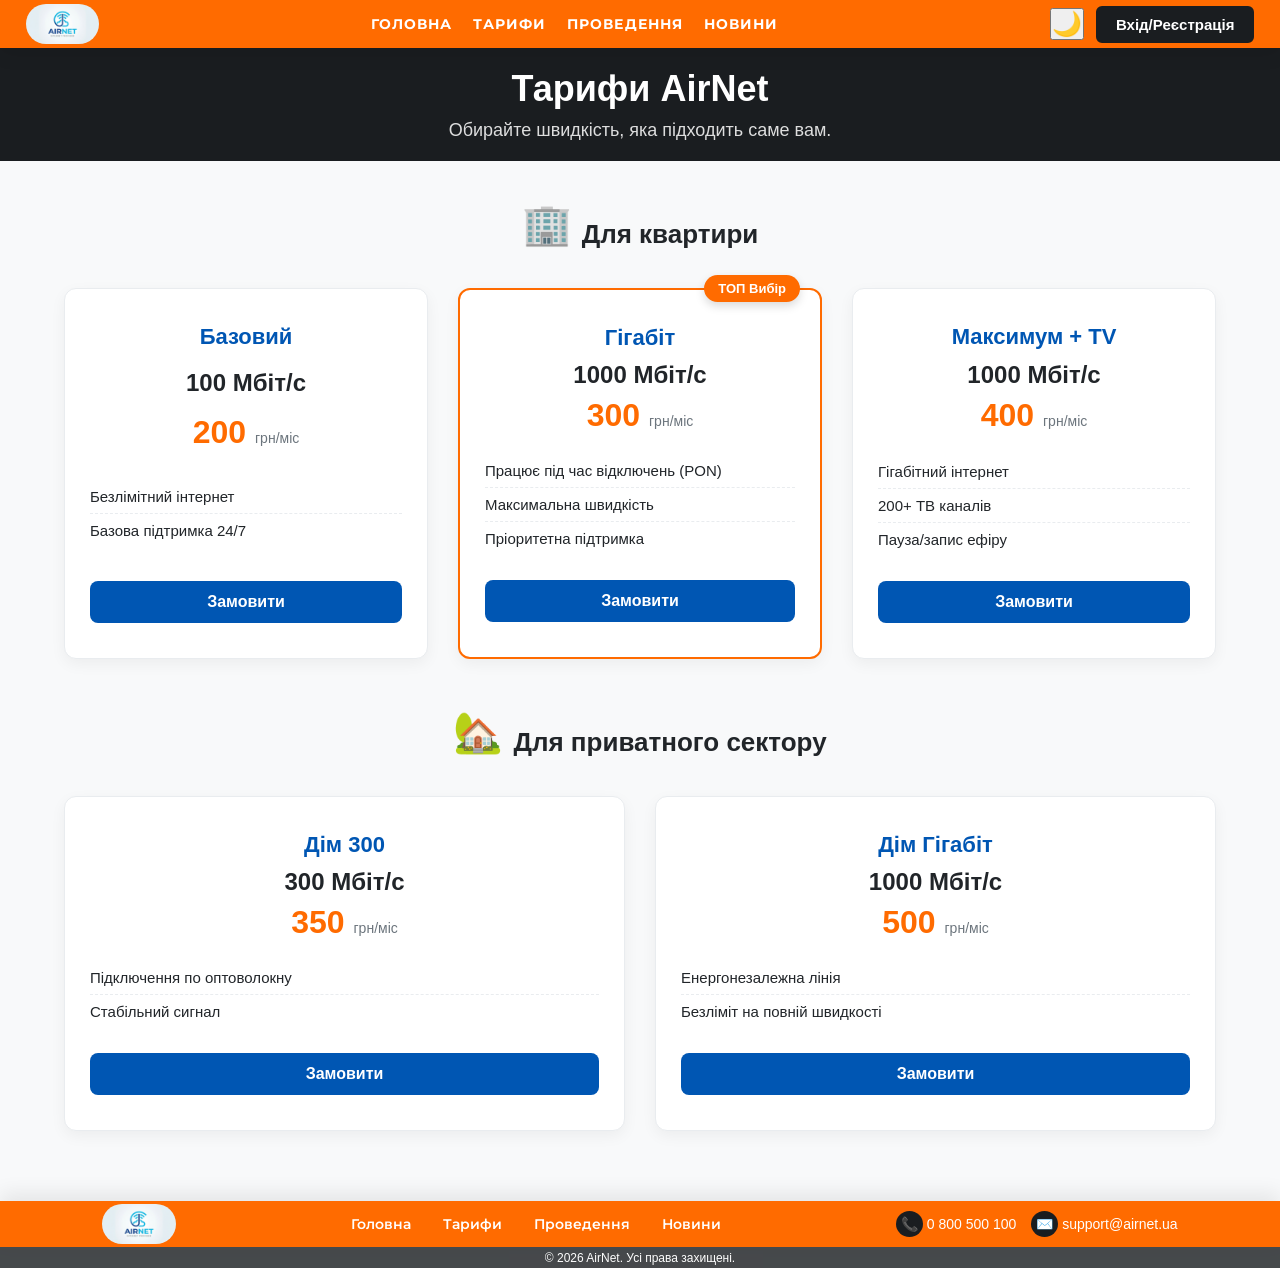
<file: tariffs.html>
<!DOCTYPE html>
<html lang="uk">
<head>
    <meta charset="UTF-8">
    <meta name="viewport" content="width=device-width, initial-scale=1.0">
    <title>Тарифи — AirNet</title>
    <link rel="icon" type="image/png" href="images/icon.png">
    <link rel="stylesheet" href="css/style.css">
</head>
<body>
    <div id="header-placeholder"></div>

    <main>
        <section class="tariffs-section">
            <div class="tariffs-header">
                <h1>Тарифи AirNet</h1>
                <p>Обирайте швидкість, яка підходить саме вам.</p>
            </div>
            
            <h2><span class="card-icon">🏢</span>Для квартири</h2>
            <div class="tariffs-group" id="flatTariffs"></div>

            <h2><span class="card-icon">🏡</span>Для приватного сектору</h2>
            <div class="tariffs-group" id="houseTariffs"></div>
        </section>
    </main>

    <div id="footer-placeholder"></div>

    <script type="module" src="js/main.js"></script>
</body>
</html>
</file>
<file: css/style.css>
@import 'index.css';
@import 'components.css';
@import 'auth.css';
@import 'cabinet.css';
@import 'order.css';
@import 'installation.css';
@import 'news.css';
@import 'tariffs.css';

:root {
    --primary-color: #0056b3;
    --primary-darker: #033870b0;
    --accent-color: #ff6b00;

    --dark-bg: #1a1d20;
    --light-bg: #f8f9fa;
    --card-bg: #ffffff;
    --input-bg: #ffffff;
    --light-dark: #c2b7ae;

    --text-color: #212529;
    --text-muted: #6c757d;
    --border-color: #e9ecef;
    --text-for-dark: white;

    --header-height: 3rem;
    --font-main: 'Inter', sans-serif;
}

[data-theme="dark"] {
    --primary-color: #4f96f6;
    --primary-darker: #1e3a8a;
    --accent-color: #d97706;

    --dark-bg: #161b22;
    --light-bg: #1c2128;
    --card-bg: #434a53;
    --input-bg: #1b2028;
    --light-dark: #2d333b;

    --text-color: #adbac7;
    --text-muted: #768390;
    --border-color: #373e47;
    --text-for-dark: #adbac7;
}

* {
    margin: 0;
    padding: 0;
    box-sizing: border-box;
}

::-webkit-scrollbar {
    width: 0.5rem;
}

::-webkit-scrollbar-track {
    background: transparent;
}

::-webkit-scrollbar-thumb {
    background: var(--primary-darker);
    border-radius: 2px;
}

::-webkit-scrollbar-thumb:hover {
    background: var(--primary-color);
}

html, body {
    height: 100%;
    margin: 0;
    font-size: 100%; 
}

body {
    font-family: var(--font-main);
    background-color: var(--light-bg);
    color: var(--text-color);
    padding-top: var(--header-height); 
    transition: background-color 0.3s ease, color 0.3s ease;
    display: flex;
    flex-direction: column;
    min-height: 100vh;
}

main, 
.auth-main {
    flex: 1 0 auto;
    display: flow-root;
}

#footer-placeholder, 
.main-footer {
    flex-shrink: 0;
}

.modal {
    display: none;
    position: fixed;
    top: 0;
    left: 0;
    width: 100%;
    height: 100%;
    background-color: var(--dark-bg);
    backdrop-filter: blur(0.25rem);
    justify-content: center;
    align-items: center;
    z-index: 10000;
    opacity: 0;
    transition: opacity 0.3s ease;
}

.modal.active {
    display: flex !important;
    opacity: 1;
}

.modal-content {
    background: var(--card-bg);
    padding: 2.5rem 1.875rem;
    border-radius: 1rem;
    text-align: center;
    max-width: 26.25rem;
    width: 90%;
    box-shadow: 0 1.25rem 1.5625rem -0.3125rem var(--dark-bg);
    transform: translateY(-1.25rem);
    transition: transform 0.3s ease, background-color 0.3s ease;
}

.modal.active .modal-content {
    transform: translateY(0);
}

.modal-content h3 {
    font-size: 1.5rem;
    color: var(--text-color);
    margin-bottom: 0.75rem;
}

.modal-content p {
    font-size: 0.9375rem;
    color: var(--text-muted);
    line-height: 1.5;
    margin-bottom: 1.5rem;
}

.modal button {
    background-color: var(--accent-color); 
    color: var(--card-bg);
    border: none;
    padding: 0.75rem 1.75rem;
    font-size: 1rem;
    font-weight: 600;
    border-radius: 0.5rem;
    cursor: pointer;
    transition: background-color 0.2s ease, transform 0.1s ease;
}

.modal button:hover {
    background-color: var(--primary-color);
}

.modal button:active {
    transform: scale(0.98);
}

.copy-btn {
    background: none;
    border: none;
    cursor: pointer;
    font-size: 1rem;
    margin-left: 6px;
    transition: transform 0.1s ease;
}

.copy-btn:active {
    transform: scale(1.2);
}

.copy-toast {
    position: fixed;
    bottom: 1.25rem;
    right: -20rem;
    background-color: var(--accent-color);
    color: var(--card-bg);
    padding: 0.75rem 1.25rem;
    border-radius: 0.5rem;
    font-size: 0.95rem;
    font-weight: 500;
    box-shadow: 0 0.25rem 0.75rem var(--dark-bg);
    z-index: 9999;
    transition: right 0.3s cubic-bezier(0.68, -0.55, 0.27, 1.55), opacity 0.3s ease;
    opacity: 0;
    pointer-events: none;
}

.copy-toast.active {
    right: 1.25rem;
    opacity: 1;
}
</file>
<file: airmain.css>
body, html {
    background-color: papayawhip;
    margin: 0;
    padding: 0;
}

.container {
    display: flex;
    justify-content: space-between;
}

.text {
    flex: 1;
    padding-left: 1.5rem;
    padding-right: 1.5rem;
    box-sizing: border-box;
}

.image {
    flex: 0.4;
}

.image img {
    max-width: 100%;
    height: auto;
    margin-bottom: 1rem;
}

.fotomargin{
    margin-top: 0.5rem;
}

.mainheader {
    text-align: center;
    font-size: 3.2rem;
    font-style: bold;
    background: rgb(201, 222, 17);
    color: rgba(35, 15, 9, 0.749);
    border-bottom-left-radius: 0.5rem;
    border-bottom-right-radius: 0.5rem;
    border-top-left-radius: 0.5rem;
    border-top-right-radius: 0.5rem;
    padding-top: 0.7rem;
    padding-bottom: 0.3rem;
}

.mainbuttons {
    display: flex;
    justify-content: center;
}

.mainbuttons button {
    text-align: center;
    text-decoration: none;
    font-family: 'Arial', serif;
    font-size: 1.5rem;
    background-color: #3498db;
    color: #ffffff;
    border: none;
    margin-right: 0.5rem;
    margin-top: 1rem;
    padding-right: 1rem;
    padding-left: 1rem;
    padding-top: 0.5rem;
    padding-bottom: 0.5rem;
    border-radius: 2rem;
}

.mainbuttons button:hover {
    background-color: #255778;
    color: #ffffff;
    cursor: pointer;
}

.header1 {
    font-family: Helvetica, "Trebuchet MS", Verdana, sans-serif;
    font-size: 2.5rem;
    color:rgba(35, 15, 9, 0.749);
    text-align: center;
    padding-top: 1rem;
    padding-bottom: 1rem;
}

.Golovna {
    text-align: justify;
    font-size: 1.57rem;
    font-family: 'Franklin Gothic Medium', 'Arial Narrow', Arial, sans-serif;
}

.usefullinks {
    padding-left: 0;
}

.headlink {
    background-color: rgb(201, 222, 17);
    color: rgba(35, 15, 9, 0.749);
    text-align: left;
    text-decoration: none;
    font-family: 'Arial', serif;
    font-size: 1.5rem;
    font-style: italic;
    display: block;
    padding-top: 0.3rem;
    padding-left: 2rem;
    padding-bottom: 0.3rem;
    margin-top: 0.5rem;
    margin-bottom: 0.5rem;
    margin-right: 0.5rem;
    border-radius: 0.25rem;
}

.links {
    list-style-type: none;
}

.links a {
    text-decoration: none;
    font-family: 'Arial', serif;
    font-size: 1.2rem;
    display: block;
    background-color: #3498db;
    color: #ffffff;
    border-radius: 0.5rem;
    padding-top: 0.2rem;
    padding-left: 5rem;
    padding-bottom: 0.2rem;
    margin-top: 0.15rem;
    margin-bottom: 0.15rem;
    margin-right: 0.25rem;
}

.links a:hover {
    background-color: #255778;
    color: #ffffff;
    width: 60%;
    font-style: italic;
}

.telnumber {
    text-decoration: underline red;
    font-style: italic;
}
</file>
<file: links/novyny.css>
.header2 {
    list-style-type: none;
    font-size: 2rem;
    padding-left: 4rem;
    font-style: italic;
    font-family: 'Franklin Gothic Medium', 'Arial Narrow', Arial, sans-serif;
}

.subheader2 {
    list-style-type: none;
    font-size: 1.5rem;
    padding-left: 1rem;
}

.subheader2:hover {
    color: red;
    cursor: pointer;
    display:inline-block;
}

.details {
    font-size: 1rem;
    margin-bottom: 1.7rem;
    margin-top: 1.7rem;
}
</file>
<file: links/taryfy.css>
.rowsheader {
    background-color: rgb(189, 193, 155);
    font-size: 1.5rem;
    text-align: center;
    font-style: italic;
    font-family: 'Franklin Gothic Medium', 'Arial Narrow', Arial, sans-serif;
}

.tarcont {
    background-color:#caddeb;
    border: 0.1rem solid #3498db;
    text-align: center;
    padding: 0.5rem;
}

.tarcont2 {
    background-color:#caddeb;
    border: 0.1rem solid #3498db;
    padding: 0.5rem;
}
</file>
<file: links/provedeno.css>
.rowsheaderprov {
    background-color: rgb(189, 193, 155);
    padding-top: 5rem;
    padding-bottom: 5rem;
    font-size: 1.5rem;
    text-align: center;
    font-style: italic;
    font-family: 'Franklin Gothic Medium', 'Arial Narrow', Arial, sans-serif;
}
</file>
<file: links/chaspyt.css>
.headerchaspyt {
    font-size: 2rem;
    padding-left: 4rem;
    font-style: italic;
    font-family: 'Franklin Gothic Medium', 'Arial Narrow', Arial, sans-serif;
}

.subheaderchaspyt {
    font-size: 1.5rem;
    padding-left: 1rem;
    margin-bottom: 2rem;
}
</file>
<file: links/contacts.css>
.subheadercont {
    font-size: 1.5rem;
    padding-left: 1rem;
    font-style: italic;
    font-family: 'Franklin Gothic Medium', 'Arial Narrow', Arial, sans-serif;
}

.inputfields {
    margin-top: 2rem;
    margin-bottom: 2rem;
    margin-left: 4rem;
}

label {
    display: block;
    padding-left: 2rem;
    font-size: 1.2rem;
}

input {
    width: 90%;
    margin-top: 1rem;
    padding-left: 2rem;
    padding-top: 0.5rem;
}

#field4 {
    height: 4rem;
}

#edit-submit {
    width: 88%;
    padding-top: 0.5rem;
    padding-bottom: 0.5rem;
    margin-bottom: 2rem;
    margin-left: 4rem;
    font-size: 1rem;
}
</file>
<file: links/rekvizyty.css>
.headerrekv {
    list-style-type: none;
    font-size: 2rem;
    font-style: italic;
    font-family: 'Franklin Gothic Medium', 'Arial Narrow', Arial, sans-serif;
}

.subheaderrekv {
    margin-top: 1rem;
    list-style-type: none;
    font-size: 1.5rem;
    padding-left: 2rem;
}
</file>
